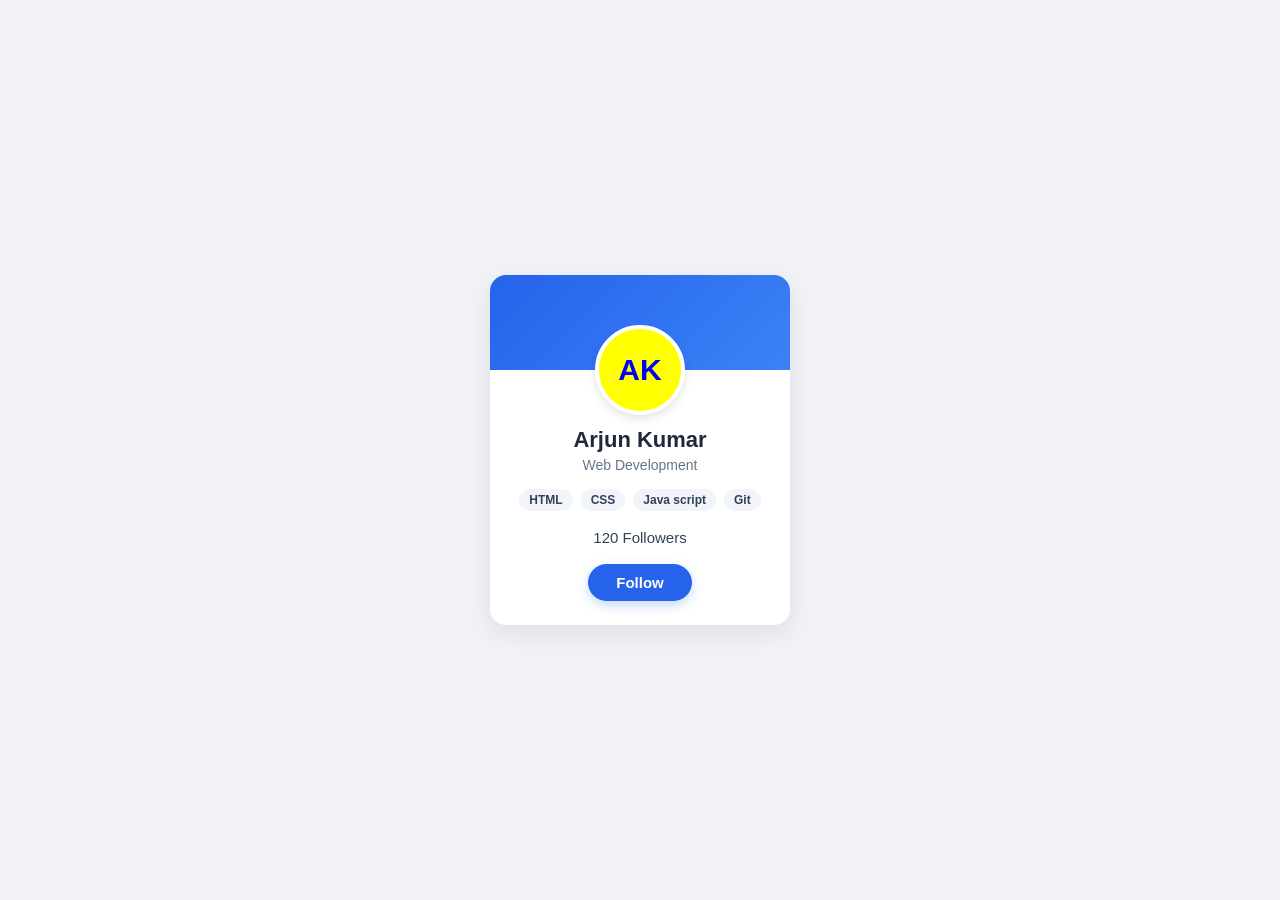
<file: Adi/Exp_01/index.html>
<!DOCTYPE html>
<html lang="en">
<head>
  <meta charset="UTF-8">
  <meta name="viewport" content="width=device-width, initial-scale=1.0">
  <title>Profile Card</title>
  <link rel="stylesheet" href="style.css">
</head>
<body>

  <div class="card">
    <div class="banner"></div>
    <div class="avatar">AK</div>
    <h2>Arjun Kumar</h2>
    <p class="role">Web Development</p>

    <ul class="skills">
      <li>HTML</li>
      <li>CSS</li>
      <li>Java script</li>
      <li>Git</li>
    </ul>

    <p class="followers"><span id="follower-count">120</span> Followers</p>
    <button id="follow-btn" class="follow-btn">Follow</button>
  </div>

  <script src="script.js"></script>
</body>
</html>
</file>
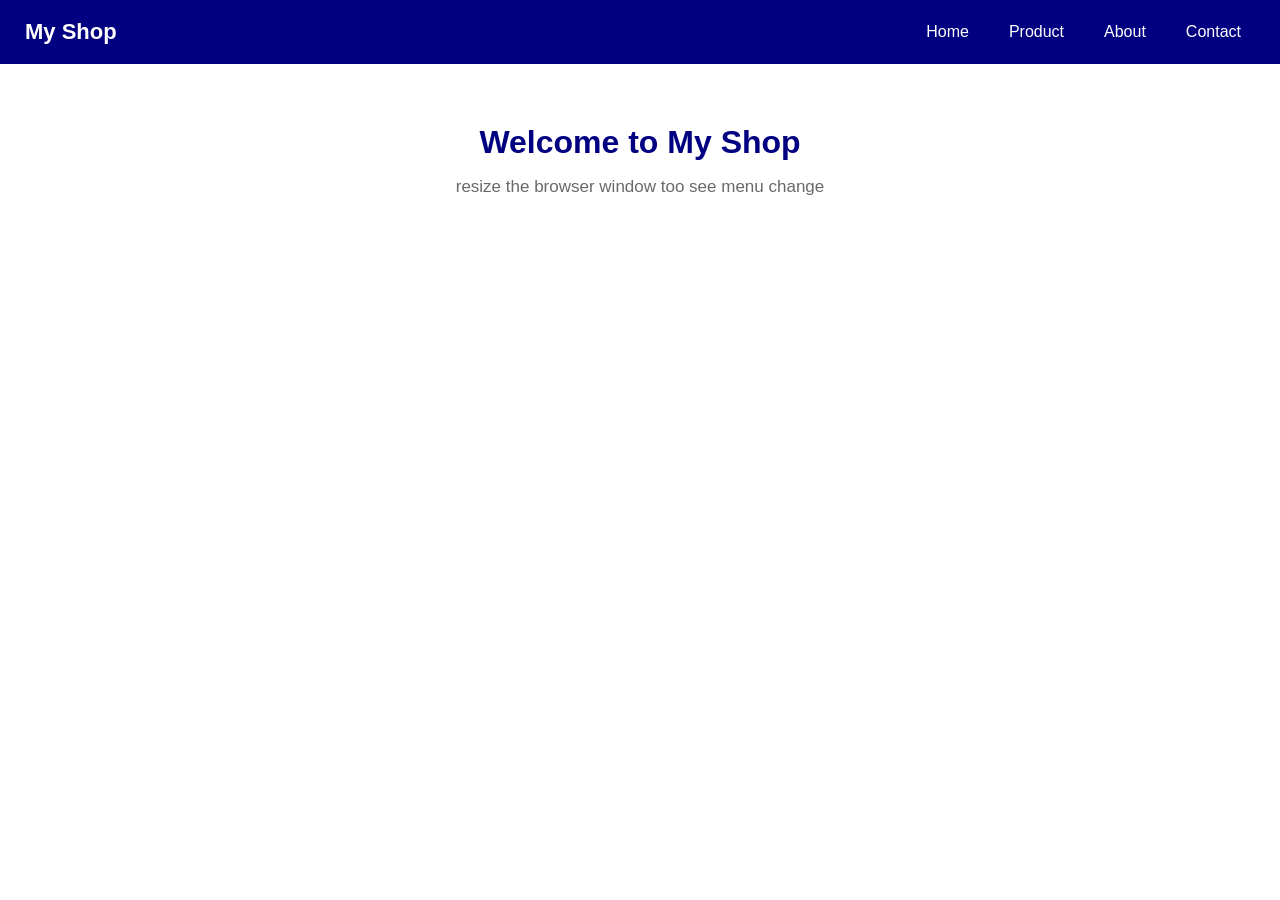
<file: Adi/Exp_02/index.html>
<!DOCTYPE html>
<html lang="en">
<head>
  <meta charset="UTF-8">
  <meta name="viewport" content="width=device-width, initial-scale=1.0">
  <title>My Shop</title>
  <link rel="stylesheet" href="style.css">
</head>
<body>

  <header class="navbar">
    <div class="logo">My Shop</div>

    <button id="menu-btn" class="menu-btn" aria-label="Toggle Menu">&#9776;</button>

    <nav id="nav-links" class="nav-links">
      <a href="#home">Home</a>
      <a href="#product">Product</a>
      <a href="#about">About</a>
      <a href="#contact">Contact</a>
    </nav>
  </header>

  <main class="main-content">
    <h1>Welcome to My Shop</h1>
    <p>resize the browser window too see menu change </p>
  </main>

  <script src="script.js"></script>
</body>
</html>
</file>
<file: Adi/Exp_01/style.css>
* {
    box-sizing: border-box;
    margin: 0;
    padding: 0;
    font-family: 'Segoe UI', Tahoma, Geneva, Verdana, sans-serif;
  }
  
  body {
    display: flex;
    justify-content: center;
    align-items: center;
    min-height: 100vh;
    background-color: #f0f2f5;
  }
  
  .card {
    width: 300px;
    background-color: #ffffff;
    border-radius: 16px;
    box-shadow: 0 8px 24px rgba(0, 0, 0, 0.08);
    overflow: hidden;
    text-align: center;
    padding-bottom: 24px;
  }
  

  .banner {
    height: 95px;
    background: linear-gradient(135deg, #2563eb, #3b82f6);
  }
  
  .avatar {
    width: 90px;
    height: 90px;
    background-color: yellow;
    color: blue;
    font-size: 30px;
    font-weight: bold;
    border-radius: 50%;
    border: 4px solid #ffffff;
    display: flex;
    justify-content: center;
    align-items: center;
    margin: -45px auto 12px;
    box-shadow: 0 4px 10px rgba(0, 0, 0, 0.1);
  }
  
  h2 {
    font-size: 22px;
    color: #1e293b;
    margin-bottom: 4px;
  }
  
  .role {
    font-size: 14px;
    color: #64748b;
    font-weight: 500;
    margin-bottom: 16px;
  }
  

  .skills {
    list-style: none;
    display: flex;
    flex-direction: row;
    justify-content: center;
    gap: 8px;
    margin-bottom: 18px;
    padding: 0 12px;
  }
  
  .skills li {
    background-color: #f1f5f9;
    color: #334155;
    font-size: 12px;
    font-weight: 600;
    padding: 4px 10px;
    border-radius: 999px;
  }
  
  .followers {
    font-size: 15px;
    color: #334155;
    margin-bottom: 18px;
  }
  
  .follow-btn {
    background-color: #2563eb;
    color: #ffffff;
    border: none;
    padding: 10px 28px;
    font-size: 15px;
    font-weight: 600;
    border-radius: 25px;
    cursor: pointer;
    box-shadow: 0 4px 12px rgba(37, 99, 235, 0.25);
    transition: all 0.2s ease;
  }
  
  .follow-btn:hover {
    background-color: #1d4ed8;
  }
  
  .follow-btn.following {
    background-color: #e2e8f0;
    color: #1e293b;
    box-shadow: none;
  }
</file>
<file: Adi/Exp_02/style.css>
* {
    box-sizing: border-box;
    margin: 0;
    padding: 0;
    font-family: Arial, sans-serif;
  }
  
 
  .navbar {
    display: flex;
    justify-content: space-between;
    align-items: center;
    background-color: navy;
    color: white;
    padding: 15px 25px;
    position: relative;
  }
  
  
  .logo {
    font-size: 22px;
    font-weight: bold;
    color: white;
  }
  
 
  .nav-links {
    display: flex;
    gap: 12px;
  }
  
  .nav-links a {
    color: white;
    text-decoration: none;
    font-size: 16px;
    padding: 8px 14px;
    border-radius: 5px;
    transition: background-color 0.2s ease;
  }
  
  
  .nav-links a:hover {
    background-color: blue;
  }
  
  
  .menu-btn {
    display: none;
    background: none;
    border: none;
    color: white;
    font-size: 26px;
    cursor: pointer;
  }
  
 
  .main-content {
    max-width: 800px;
    margin: 60px auto;
    padding: 0 24px;
    text-align: center;
  }
  
  .main-content h1 {
    font-size: 32px;
    color: navy;
    margin-bottom: 12px;
  }
  
  .main-content p {
    font-size: 17px;
    color: dimgray;
    line-height: 1.6;
  }
  
 
  @media (max-width: 768px) {
    .menu-btn {
      display: block;
    }
  
    .nav-links {
      display: none;
      flex-direction: column;
      width: 100%;
      background-color: navy;
      position: absolute;
      top: 100%;
      left: 0;
      padding: 15px 25px;
      gap: 8px;
    }
  
    .nav-links.active {
      display: flex;
    }
  }
</file>
